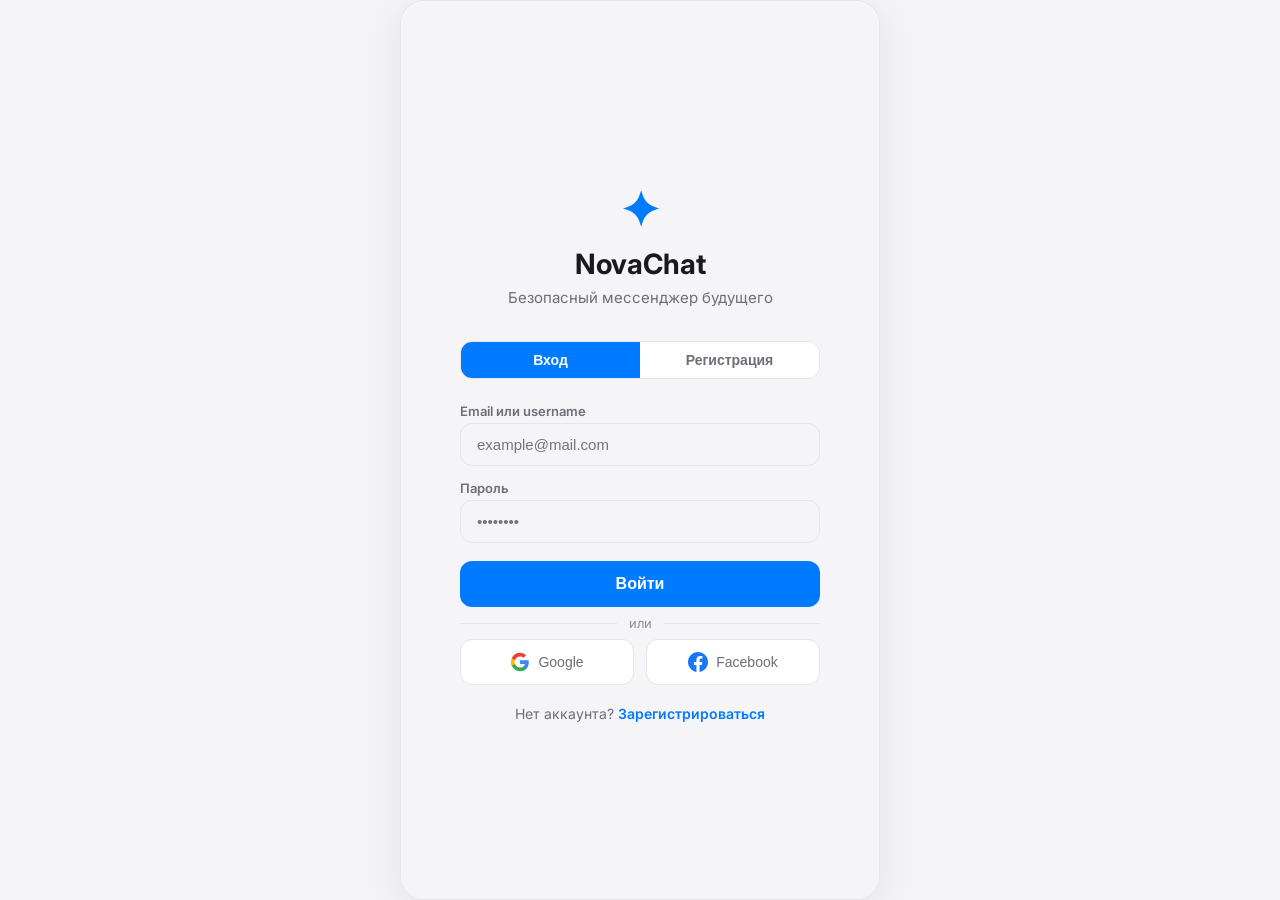
<file: frontend/login.html>
<!DOCTYPE html>
<html lang="ru">
<head>
    <meta charset="UTF-8">
    <meta name="viewport" content="width=device-width, initial-scale=1.0, maximum-scale=1.0, user-scalable=no">
    <title>NovaChat — Вход</title>
    <link rel="stylesheet" href="style.css">
    <link href="https://fonts.googleapis.com/css2?family=Inter:opsz,wght@14..32,400;14..32,500;14..32,600;14..32,700&display=swap" rel="stylesheet">
    <style>
        .auth-container {
            flex: 1;
            display: flex;
            flex-direction: column;
            justify-content: center;
            align-items: center;
            padding: 40px 28px;
            background: var(--bg-secondary);
            min-height: 100vh;
        }

        .auth-logo {
            font-size: 48px;
            font-weight: 700;
            color: var(--accent);
            margin-bottom: 8px;
        }

        .auth-title {
            font-size: 28px;
            font-weight: 700;
            color: var(--text-primary);
            margin-bottom: 6px;
        }

        .auth-subtitle {
            font-size: 15px;
            color: var(--text-secondary);
            text-align: center;
            max-width: 320px;
            margin-bottom: 32px;
            line-height: 1.5;
        }

        .auth-form {
            width: 100%;
            max-width: 360px;
            display: flex;
            flex-direction: column;
            gap: 14px;
        }

        .auth-form .field {
            display: flex;
            flex-direction: column;
            gap: 4px;
        }

        .auth-form .field label {
            font-size: 13px;
            font-weight: 600;
            color: var(--text-secondary);
        }

        .auth-form .field input {
            padding: 12px 16px;
            background: var(--bg-input);
            border: 1.5px solid var(--border);
            border-radius: var(--radius-md);
            color: var(--text-primary);
            font-size: 15px;
            outline: none;
            transition: all var(--duration) var(--ease);
            width: 100%;
        }

        .auth-form .field input:focus {
            border-color: var(--accent);
            box-shadow: 0 0 0 4px var(--accent-light);
        }

        .auth-form .field .error {
            font-size: 12px;
            color: var(--busy);
            margin-top: 2px;
        }

        .btn-primary {
            padding: 14px;
            background: var(--accent);
            color: white;
            border: none;
            border-radius: var(--radius-md);
            font-size: 16px;
            font-weight: 600;
            cursor: pointer;
            transition: all var(--duration) var(--ease);
            margin-top: 4px;
        }

        .btn-primary:hover {
            transform: translateY(-2px);
            box-shadow: 0 8px 24px var(--accent-glow);
        }

        .btn-primary:active {
            transform: scale(0.98);
        }

        .btn-primary:disabled {
            opacity: 0.5;
            cursor: not-allowed;
            transform: none;
        }

        .auth-divider {
            display: flex;
            align-items: center;
            gap: 12px;
            margin: 8px 0;
            color: var(--text-tertiary);
            font-size: 13px;
            max-width: 360px;
            width: 100%;
        }

        .auth-divider::before,
        .auth-divider::after {
            content: '';
            flex: 1;
            height: 1px;
            background: var(--border);
        }

        .social-buttons {
            display: flex;
            gap: 12px;
            max-width: 360px;
            width: 100%;
        }

        .social-btn {
            flex: 1;
            padding: 12px;
            border: 1.5px solid var(--border);
            border-radius: var(--radius-md);
            background: var(--bg-primary);
            color: var(--text-secondary);
            font-size: 14px;
            font-weight: 500;
            cursor: pointer;
            transition: all var(--duration) var(--ease);
            display: flex;
            align-items: center;
            justify-content: center;
            gap: 8px;
        }

        .social-btn:hover {
            border-color: var(--accent);
            background: var(--bg-hover);
        }

        .auth-footer {
            margin-top: 20px;
            font-size: 14px;
            color: var(--text-secondary);
        }

        .auth-footer a {
            color: var(--accent);
            text-decoration: none;
            font-weight: 600;
            cursor: pointer;
        }

        .auth-footer a:hover {
            text-decoration: underline;
        }

        /* Переключение между входом и регистрацией */
        .auth-toggle {
            display: flex;
            gap: 0;
            margin-bottom: 24px;
            border-radius: var(--radius-md);
            overflow: hidden;
            border: 1.5px solid var(--border);
            max-width: 360px;
            width: 100%;
        }

        .auth-toggle button {
            flex: 1;
            padding: 10px;
            border: none;
            background: var(--bg-primary);
            color: var(--text-secondary);
            font-size: 14px;
            font-weight: 600;
            cursor: pointer;
            transition: all var(--duration) var(--ease);
        }

        .auth-toggle button.active {
            background: var(--accent);
            color: white;
        }

        .auth-toggle button:not(.active):hover {
            background: var(--bg-hover);
        }

        .hidden {
            display: none !important;
        }

        .toast-container {
            position: fixed;
            bottom: 24px;
            left: 50%;
            transform: translateX(-50%);
            z-index: 1000;
            pointer-events: none;
        }

        .toast {
            background: var(--bg-elevated);
            backdrop-filter: blur(20px);
            border: 1px solid var(--border);
            padding: 12px 20px;
            border-radius: var(--radius-md);
            color: var(--text-primary);
            font-size: 13px;
            font-weight: 500;
            box-shadow: var(--shadow-lg);
            display: flex;
            align-items: center;
            gap: 10px;
            opacity: 0;
            transform: translateY(16px) scale(0.96);
            transition: all 0.3s var(--ease-spring);
            pointer-events: auto;
        }

        .toast.show {
            opacity: 1;
            transform: translateY(0) scale(1);
        }

        .toast.success { border-left: 3px solid var(--online); }
        .toast.error { border-left: 3px solid var(--busy); }
        .toast.info { border-left: 3px solid var(--accent); }

        .app-container {
            max-width: 480px;
            width: 100%;
            min-height: 100vh;
            background: var(--bg-primary);
            display: flex;
            flex-direction: column;
            margin: 0 auto;
            border: 1px solid var(--border);
            box-shadow: var(--shadow-lg);
        }

        body {
            padding: 0;
            background: var(--bg);
            display: flex;
            justify-content: center;
            min-height: 100vh;
        }

        @media (max-width: 640px) {
            .app-container {
                border: none;
                box-shadow: none;
            }
        }
    </style>
</head>
<body>
<div class="app-container">
    <div class="auth-container" id="authContainer">
        <div class="auth-logo">✦</div>
        <div class="auth-title">NovaChat</div>
        <div class="auth-subtitle">Безопасный мессенджер будущего</div>

        <!-- Toggle: Вход / Регистрация -->
        <div class="auth-toggle" id="authToggle">
            <button class="active" data-mode="login">Вход</button>
            <button data-mode="register">Регистрация</button>
        </div>

        <!-- Форма входа -->
        <form class="auth-form" id="loginForm">
            <div class="field">
                <label>Email или username</label>
                <input type="text" id="loginEmail" placeholder="example@mail.com" required>
            </div>
            <div class="field">
                <label>Пароль</label>
                <input type="password" id="loginPassword" placeholder="••••••••" required>
            </div>
            <button class="btn-primary" type="submit">Войти</button>
        </form>

        <!-- Форма регистрации -->
        <form class="auth-form hidden" id="registerForm">
            <div class="field">
                <label>Имя пользователя</label>
                <input type="text" id="regUsername" placeholder="username" required minlength="3" maxlength="30">
            </div>
            <div class="field">
                <label>Email</label>
                <input type="email" id="regEmail" placeholder="example@mail.com" required>
            </div>
            <div class="field">
                <label>Пароль</label>
                <input type="password" id="regPassword" placeholder="••••••••" required minlength="6">
                <div class="error" id="regError"></div>
            </div>
            <button class="btn-primary" type="submit">Создать аккаунт</button>
        </form>

        <!-- Разделитель -->
        <div class="auth-divider">или</div>

        <!-- Социальные кнопки -->
        <div class="social-buttons">
            <button class="social-btn" id="googleBtn">
                <svg width="20" height="20" viewBox="0 0 24 24"><path d="M22.56 12.25c0-.78-.07-1.53-.2-2.25H12v4.26h5.92a5.06 5.06 0 0 1-2.2 3.32v2.77h3.57c2.08-1.92 3.28-4.74 3.28-8.1z" fill="#4285F4"/><path d="M12 23c2.97 0 5.46-.98 7.28-2.66l-3.57-2.77c-.98.66-2.23 1.06-3.71 1.06-2.86 0-5.29-1.93-6.16-4.53H2.18v2.84C3.99 20.53 7.7 23 12 23z" fill="#34A853"/><path d="M5.84 14.09c-.22-.66-.35-1.36-.35-2.09s.13-1.43.35-2.09V7.07H2.18C1.43 8.55 1 10.22 1 12s.43 3.45 1.18 4.93l2.85-2.22.81-.62z" fill="#FBBC05"/><path d="M12 5.38c1.62 0 3.06.56 4.21 1.64l3.15-3.15C17.45 2.09 14.97 1 12 1 7.7 1 3.99 3.47 2.18 7.07l3.66 2.84c.87-2.6 3.3-4.53 6.16-4.53z" fill="#EA4335"/></svg>
                Google
            </button>
            <button class="social-btn" id="facebookBtn">
                <svg width="20" height="20" viewBox="0 0 24 24" fill="#1877F2"><path d="M24 12.073c0-6.627-5.373-12-12-12s-12 5.373-12 12c0 5.99 4.388 10.954 10.125 11.854v-8.385H7.078v-3.47h3.047V9.43c0-3.007 1.792-4.669 4.533-4.669 1.312 0 2.686.235 2.686.235v2.953H15.83c-1.491 0-1.956.925-1.956 1.874v2.25h3.328l-.532 3.47h-2.796v8.385C19.612 23.027 24 18.062 24 12.073z"/></svg>
                Facebook
            </button>
        </div>

        <div class="auth-footer" id="authFooter">
            Нет аккаунта? <a id="switchToRegister">Зарегистрироваться</a>
        </div>
    </div>
</div>

<div class="toast-container" id="toastContainer">
    <div class="toast" id="toast"><span id="toastMessage">Готово</span></div>
</div>

<script>
(function() {
    'use strict';

    const API_BASE = window.location.protocol === 'file:' ? 'http://localhost:8000' : window.location.origin;

    // ===== DOM =====
    const loginForm = document.getElementById('loginForm');
    const registerForm = document.getElementById('registerForm');
    const loginEmail = document.getElementById('loginEmail');
    const loginPassword = document.getElementById('loginPassword');
    const regUsername = document.getElementById('regUsername');
    const regEmail = document.getElementById('regEmail');
    const regPassword = document.getElementById('regPassword');
    const regError = document.getElementById('regError');
    const toast = document.getElementById('toast');
    const toastMessage = document.getElementById('toastMessage');
    const authToggle = document.getElementById('authToggle');
    const switchToRegister = document.getElementById('switchToRegister');
    const authFooter = document.getElementById('authFooter');

    let currentMode = 'login';

    function showToast(msg, type = 'info', duration = 3000) {
        toast.className = 'toast ' + type;
        toastMessage.textContent = msg;
        clearTimeout(toast._timer);
        void toast.offsetWidth;
        toast.classList.add('show');
        toast._timer = setTimeout(() => toast.classList.remove('show'), duration);
    }

    function setMode(mode) {
        currentMode = mode;
        const buttons = authToggle.querySelectorAll('button');
        buttons.forEach(btn => {
            btn.classList.toggle('active', btn.dataset.mode === mode);
        });
        loginForm.classList.toggle('hidden', mode === 'register');
        registerForm.classList.toggle('hidden', mode === 'login');
        authFooter.innerHTML = mode === 'login'
            ? 'Нет аккаунта? <a id="switchToRegister">Зарегистрироваться</a>'
            : 'Уже есть аккаунт? <a id="switchToLogin">Войти</a>';
        
        const switchReg = document.getElementById('switchToRegister');
        const switchLogin = document.getElementById('switchToLogin');
        if (switchReg) switchReg.addEventListener('click', (e) => { e.preventDefault(); setMode('register'); });
        if (switchLogin) switchLogin.addEventListener('click', (e) => { e.preventDefault(); setMode('login'); });
    }

    authToggle.addEventListener('click', (e) => {
        const btn = e.target.closest('button');
        if (btn && btn.dataset.mode) setMode(btn.dataset.mode);
    });

    setMode('login');

    // ===== API =====
    async function apiFetch(endpoint, options = {}) {
        const url = `${API_BASE}/api${endpoint}`;
        const res = await fetch(url, {
            ...options,
            headers: { 'Content-Type': 'application/json', ...(options.headers || {}) }
        });
        if (!res.ok) {
            let msg = `Ошибка ${res.status}`;
            try { const err = await res.json(); msg = err.detail || msg; } catch {}
            throw new Error(msg);
        }
        return res.json();
    }

    // ===== LOGIN =====
    loginForm.addEventListener('submit', async (e) => {
        e.preventDefault();
        const email = loginEmail.value.trim();
        const password = loginPassword.value.trim();
        if (!email || !password) {
            showToast('Заполните все поля', 'error');
            return;
        }
        try {
            const result = await apiFetch('/auth/login', {
                method: 'POST',
                body: JSON.stringify({ username: email, password })
            });
            localStorage.setItem('nova-user-id', result.user_id);
            localStorage.setItem('nova-token', result.token);
            showToast('✅ Успешный вход!', 'success', 2000);
            setTimeout(() => {
                window.location.href = '/chat';
            }, 1500);
        } catch (err) {
            showToast('❌ ' + err.message, 'error');
        }
    });

    // ===== REGISTER =====
    registerForm.addEventListener('submit', async (e) => {
        e.preventDefault();
        const username = regUsername.value.trim();
        const email = regEmail.value.trim();
        const password = regPassword.value.trim();

        if (!username || !email || !password) {
            regError.textContent = 'Заполните все поля';
            return;
        }
        if (username.length < 3) {
            regError.textContent = 'Username минимум 3 символа';
            return;
        }
        if (password.length < 6) {
            regError.textContent = 'Пароль минимум 6 символов';
            return;
        }

        regError.textContent = '';
        const btn = registerForm.querySelector('.btn-primary');
        btn.disabled = true;
        btn.textContent = '⏳ Создание...';

        try {
            const result = await apiFetch('/auth/register', {
                method: 'POST',
                body: JSON.stringify({ username, email, password, full_name: username })
            });
            showToast('✅ Аккаунт создан! Войдите', 'success', 3000);
            setMode('login');
            loginEmail.value = email;
            loginPassword.value = password;
            // Автоматический вход после регистрации
            try {
                const loginResult = await apiFetch('/auth/login', {
                    method: 'POST',
                    body: JSON.stringify({ username: email, password })
                });
                localStorage.setItem('nova-user-id', loginResult.user_id);
                localStorage.setItem('nova-token', loginResult.token);
                showToast('✅ Вход выполнен!', 'success', 1500);
                setTimeout(() => {
                    window.location.href = '/chat';
                }, 1000);
            } catch (loginErr) {
                showToast('✅ Аккаунт создан! Войдите вручную', 'success', 3000);
            }
        } catch (err) {
            regError.textContent = err.message;
            showToast('❌ ' + err.message, 'error');
        } finally {
            btn.disabled = false;
            btn.textContent = 'Создать аккаунт';
        }
    });

    // ===== SOCIAL (заглушки) =====
    document.getElementById('googleBtn').addEventListener('click', () => {
        showToast('🔜 Вход через Google будет доступен позже', 'info', 3000);
    });

    document.getElementById('facebookBtn').addEventListener('click', () => {
        showToast('🔜 Вход через Facebook будет доступен позже', 'info', 3000);
    });

    // Проверяем, есть ли уже сессия
    const userId = localStorage.getItem('nova-user-id');
    if (userId) {
        fetch(`${API_BASE}/api/profile/${userId}`)
            .then(res => {
                if (res.ok) window.location.href = '/chat';
            })
            .catch(() => {});
    }

})();
</script>
</body>
</html>
</file>
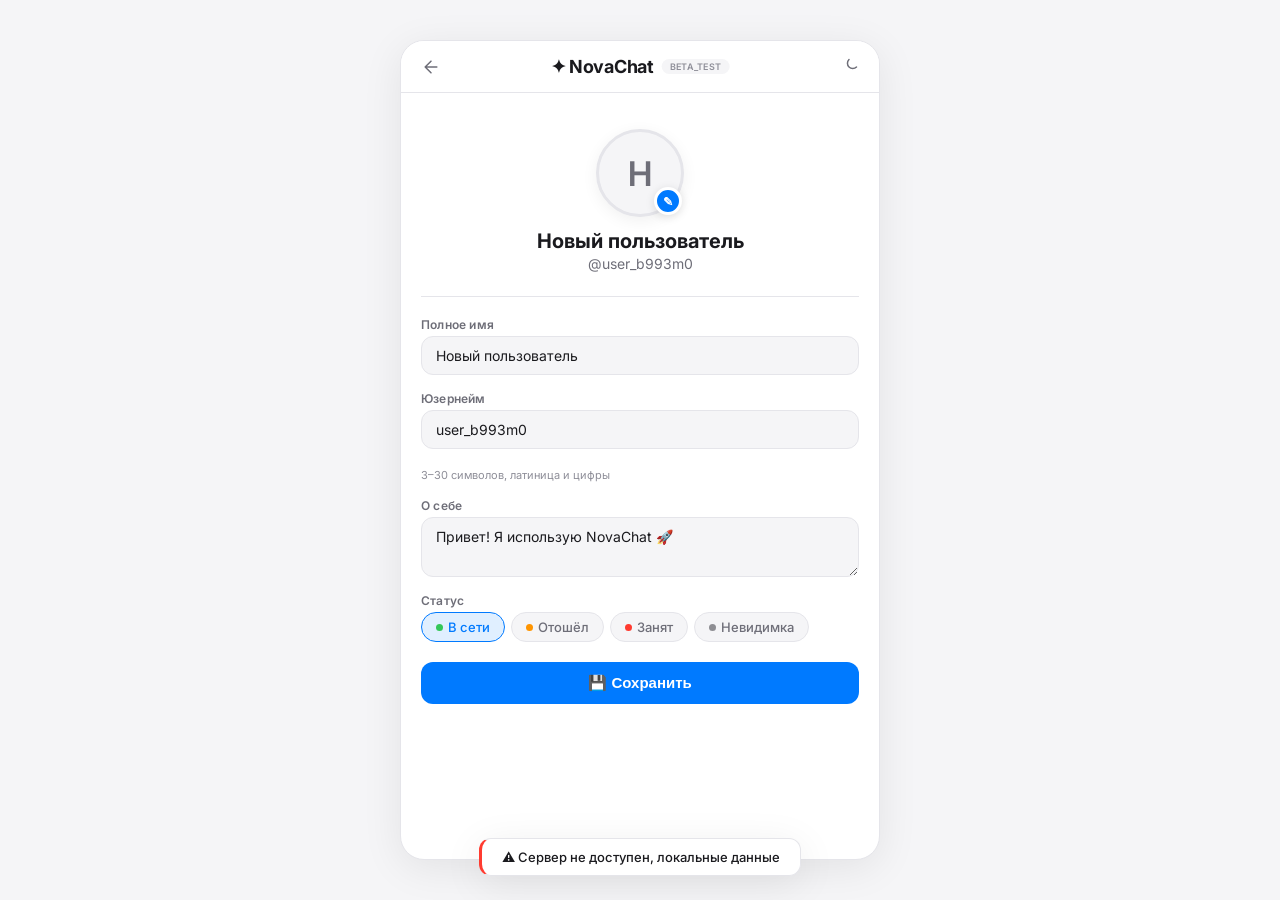
<file: frontend/profile.html>
<!DOCTYPE html>
<html lang="ru">
<head>
    <meta charset="UTF-8">
    <meta name="viewport" content="width=device-width, initial-scale=1.0, maximum-scale=1.0, user-scalable=no">
    <title>Профиль — NovaChat</title>
    <link rel="stylesheet" href="style.css">
    <link href="https://fonts.googleapis.com/css2?family=Inter:opsz,wght@14..32,400;14..32,500;14..32,600;14..32,700&display=swap" rel="stylesheet">
    <style>
        .profile-container { flex: 1; overflow-y: auto; padding: 20px; }
        .profile-back {
            display: inline-flex; align-items: center; gap: 6px;
            color: var(--text-secondary); font-size: 13px; font-weight: 500;
            cursor: pointer; padding: 6px 10px; border-radius: var(--radius-sm);
            transition: all var(--duration) var(--ease);
            border: none; background: none; margin-bottom: 12px;
        }
        .profile-back:hover { background: var(--bg-hover); color: var(--text-primary); }
        .profile-avatar-section {
            display: flex; flex-direction: column; align-items: center;
            padding: 16px 0 24px; border-bottom: 1px solid var(--border);
            margin-bottom: 20px;
        }
        .profile-avatar-wrapper { position: relative; cursor: pointer; }
        .profile-avatar {
            width: 88px; height: 88px; border-radius: 50%;
            background: var(--bg-secondary);
            display: flex; align-items: center; justify-content: center;
            font-size: 34px; font-weight: 600; color: var(--text-secondary);
            transition: all var(--duration) var(--ease);
            box-shadow: 0 4px 16px rgba(0,0,0,0.06);
            background-size: cover; background-position: center;
            border: 3px solid var(--border); overflow: hidden;
        }
        .profile-avatar:hover { transform: scale(1.02); }
        .profile-avatar-overlay {
            position: absolute; bottom: 2px; right: 2px;
            background: var(--accent); color: white;
            width: 28px; height: 28px; border-radius: 50%;
            display: flex; align-items: center; justify-content: center;
            font-size: 12px; font-weight: 600;
            border: 3px solid var(--bg-primary);
            box-shadow: 0 2px 10px rgba(0,0,0,0.12);
            cursor: pointer;
        }
        .profile-avatar-overlay:hover { transform: scale(1.08); }
        .profile-avatar-input { display: none; }
        .profile-name { font-size: 20px; font-weight: 700; margin-top: 12px; color: var(--text-primary); }
        .profile-username { font-size: 14px; color: var(--text-secondary); margin-top: 2px; }
        .profile-fields { display: flex; flex-direction: column; gap: 16px; }
        .profile-field { display: flex; flex-direction: column; gap: 4px; }
        .profile-field label { font-size: 12px; font-weight: 600; color: var(--text-secondary); letter-spacing: 0.2px; }
        .profile-field input, .profile-field textarea {
            padding: 10px 14px; background: var(--bg-input);
            border: 1.5px solid var(--border); border-radius: var(--radius-md);
            color: var(--text-primary); font-size: 14px; outline: none;
            transition: all var(--duration) var(--ease);
            font-family: var(--font); width: 100%;
        }
        .profile-field input:focus, .profile-field textarea:focus {
            border-color: var(--accent); box-shadow: 0 0 0 4px var(--accent-light);
        }
        .profile-field textarea { resize: vertical; min-height: 60px; }
        .profile-field .hint { font-size: 11px; color: var(--text-tertiary); margin-top: 2px; }
        .status-grid { display: flex; gap: 6px; flex-wrap: wrap; }
        .status-chip {
            padding: 6px 14px; border-radius: var(--radius-full);
            border: 1.5px solid var(--border); background: var(--bg-secondary);
            color: var(--text-secondary); cursor: pointer;
            transition: all var(--duration) var(--ease);
            font-size: 13px; font-weight: 500;
            display: flex; align-items: center; gap: 5px;
        }
        .status-chip:hover { border-color: var(--accent); color: var(--text-primary); }
        .status-chip.active { border-color: var(--accent); background: var(--accent-light); color: var(--accent); }
        .status-chip .dot { width: 7px; height: 7px; border-radius: 50%; display: inline-block; }
        .username-status { font-size: 12px; padding: 3px 12px; border-radius: var(--radius-full); display: inline-block; margin-top: 3px; }
        .username-status.success { color: var(--online); background: rgba(52,199,89,0.12); }
        .username-status.error { color: var(--busy); background: rgba(255,59,48,0.12); }
        .username-status.loading { color: var(--text-tertiary); background: var(--bg-secondary); }
        .btn-save {
            width: 100%; padding: 12px;
            background: var(--accent); color: white;
            border: none; border-radius: var(--radius-md);
            font-size: 15px; font-weight: 600;
            cursor: pointer; transition: all var(--duration) var(--ease);
            margin-top: 4px;
        }
        .btn-save:hover { transform: translateY(-2px); box-shadow: 0 6px 20px var(--accent-light); }
        .btn-save:active { transform: scale(0.98); }
        .btn-save:disabled { opacity: 0.5; cursor: not-allowed; transform: none; }
        .loading-spinner { text-align: center; padding: 30px; color: var(--text-secondary); }
        .loading-spinner .spinner {
            width: 32px; height: 32px;
            border: 3px solid var(--border); border-top-color: var(--accent);
            border-radius: 50%; animation: spin 0.8s linear infinite;
            margin: 0 auto 10px;
        }
        @keyframes spin { to { transform: rotate(360deg); } }
    </style>
</head>
<body>
<div class="app-container">
    <header class="header">
        <div class="header-left">
            <button class="icon-btn" id="backToChats">
                <svg viewBox="0 0 24 24"><path d="M19 12H5M12 19l-7-7 7-7"/></svg>
            </button>
        </div>
        <div class="header-center">
            <span class="logo">✦ NovaChat</span>
            <span class="version">BETA_TEST</span>
        </div>
        <div class="header-right">
            <button class="icon-btn theme-toggle" id="themeToggle">
                <svg viewBox="0 0 24 24" id="themeIcon"><path d="M12 3a6 6 0 0 0 9 9 6 6 0 1 1-9-9"/></svg>
            </button>
        </div>
    </header>

    <div class="profile-container">
        <div class="profile-avatar-section">
            <div class="profile-avatar-wrapper">
                <div class="profile-avatar" id="profileAvatar"><span id="avatarText">👤</span></div>
                <div class="profile-avatar-overlay" onclick="document.getElementById('avatarInput').click()">✎</div>
                <input type="file" id="avatarInput" class="profile-avatar-input" accept="image/*">
            </div>
            <div class="profile-name" id="profileDisplayName">Загрузка...</div>
            <div class="profile-username" id="profileUsername">@username</div>
        </div>
        <div class="profile-fields" id="profileFields">
            <div class="loading-spinner"><div class="spinner"></div><div>Загрузка профиля...</div></div>
        </div>
    </div>
</div>

<div class="toast-container"><div class="toast" id="toast"><span id="toastMessage">Готово</span></div></div>

<script>
(function() {
    'use strict';

    function getApiBase() {
        if (window.location.protocol === 'file:') return 'http://localhost:8000';
        const host = window.location.hostname;
        if (host === 'localhost' || host === '127.0.0.1' || host === '') return 'http://localhost:8000';
        return `http://${host}:8000`;
    }
    window.API_BASE = getApiBase();
    console.log('[Profile] API:', window.API_BASE);

    const userId = localStorage.getItem('nova-user-id') || 'user_' + Math.random().toString(36).substr(2, 8);
    localStorage.setItem('nova-user-id', userId);

    let profileData = {}, tempData = {};
    let isDark = localStorage.getItem('nova-theme') === 'dark';
    let isSaving = false;

    const $ = (s) => document.querySelector(s);
    const dom = {
        themeToggle: $('#themeToggle'), themeIcon: $('#themeIcon'),
        profileFields: $('#profileFields'), profileAvatar: $('#profileAvatar'),
        avatarText: $('#avatarText'), avatarInput: $('#avatarInput'),
        profileDisplayName: $('#profileDisplayName'), profileUsername: $('#profileUsername'),
        backToChats: $('#backToChats'), toast: $('#toast'), toastMessage: $('#toastMessage')
    };

    function setTheme(dark) {
        isDark = dark;
        document.documentElement.setAttribute('data-theme', dark ? 'dark' : '');
        dom.themeIcon.innerHTML = dark
            ? '<path d="M21 12.79A9 9 0 1 1 11.21 3 7 7 0 0 0 21 12.79z"/>'
            : '<path d="M12 3a6 6 0 0 0 9 9 6 6 0 1 1-9-9"/>';
        localStorage.setItem('nova-theme', dark ? 'dark' : 'light');
    }
    setTheme(isDark);
    dom.themeToggle.addEventListener('click', () => setTheme(!isDark));

    let toastTimer;
    function showToast(msg, type = 'info', duration = 2500) {
        dom.toast.className = 'toast ' + type;
        dom.toastMessage.textContent = msg;
        clearTimeout(toastTimer);
        void dom.toast.offsetWidth;
        dom.toast.classList.add('show');
        toastTimer = setTimeout(() => dom.toast.classList.remove('show'), duration);
    }

    async function apiFetch(endpoint, options = {}) {
        const url = `${window.API_BASE}/api${endpoint}`;
        const res = await fetch(url, {
            ...options,
            headers: { 'Content-Type': 'application/json', ...(options.headers || {}) }
        });
        if (!res.ok) {
            let msg = `HTTP ${res.status}`;
            try { const err = await res.json(); msg = err.detail || msg; } catch {}
            throw new Error(msg);
        }
        return res.json();
    }

    async function loadProfile() {
        try {
            const data = await apiFetch(`/profile/${userId}`);
            profileData = data;
            tempData = { ...data };
            renderProfile();
        } catch {
            const def = {
                id: userId, username: 'user_' + userId.slice(-6),
                full_name: 'Новый пользователь', bio: 'Привет! Я использую NovaChat 🚀',
                status: 'online', avatar: null
            };
            profileData = def; tempData = { ...def };
            renderProfile();
            showToast('⚠️ Сервер не доступен, локальные данные', 'error', 3000);
        }
    }

    async function saveProfile() {
        if (isSaving) return;
        try {
            const update = {};
            if (tempData.full_name !== profileData.full_name) update.full_name = tempData.full_name;
            if (tempData.username !== profileData.username) update.username = tempData.username;
            if (tempData.bio !== profileData.bio) update.bio = tempData.bio;
            if (tempData.status !== profileData.status) update.status = tempData.status;
            if (tempData.avatar !== profileData.avatar) update.avatar = tempData.avatar;

            if (Object.keys(update).length === 0) {
                showToast('Нет изменений', 'info');
                return;
            }

            isSaving = true;
            const btn = document.querySelector('.btn-save');
            if (btn) { btn.disabled = true; btn.textContent = '⏳ Сохранение...'; }

            await apiFetch(`/profile/${userId}`, { method: 'PUT', body: JSON.stringify(update) });
            profileData = { ...tempData };
            showToast('✅ Профиль обновлён!', 'success');
            renderProfile();
        } catch (err) {
            showToast('❌ ' + err.message, 'error', 3500);
        } finally {
            isSaving = false;
            const btn = document.querySelector('.btn-save');
            if (btn) { btn.disabled = false; btn.textContent = '💾 Сохранить'; }
        }
    }

    async function checkUsername(username) {
        if (!username || username.length < 3) return null;
        try {
            const res = await apiFetch('/profile/check-username', {
                method: 'POST', body: JSON.stringify({ username })
            });
            return res.available;
        } catch { return null; }
    }

    function renderProfile() {
        const data = tempData || profileData;
        const displayName = data.full_name || data.username || 'Пользователь';
        const initial = displayName.charAt(0).toUpperCase();

        dom.profileDisplayName.textContent = displayName;
        dom.profileUsername.textContent = '@' + (data.username || 'username');

        if (data.avatar && data.avatar.startsWith('data:image')) {
            dom.avatarText.textContent = '';
            dom.profileAvatar.style.backgroundImage = `url(${data.avatar})`;
            dom.profileAvatar.style.backgroundSize = 'cover';
            dom.profileAvatar.style.backgroundPosition = 'center';
        } else {
            dom.avatarText.textContent = initial;
            dom.profileAvatar.style.backgroundImage = 'none';
            dom.profileAvatar.style.background = 'var(--bg-secondary)';
        }

        dom.profileFields.innerHTML = `
            <div class="profile-field">
                <label>Полное имя</label>
                <input type="text" id="editFullName" value="${data.full_name || ''}" placeholder="Введите полное имя">
            </div>
            <div class="profile-field">
                <label>Юзернейм</label>
                <input type="text" id="editUsername" value="${data.username || ''}" placeholder="@username" maxlength="30">
                <div id="usernameStatus" class="username-status"></div>
                <div class="hint">3–30 символов, латиница и цифры</div>
            </div>
            <div class="profile-field">
                <label>О себе</label>
                <textarea id="editBio" rows="2" placeholder="Расскажите о себе...">${data.bio || ''}</textarea>
            </div>
            <div class="profile-field">
                <label>Статус</label>
                <div class="status-grid" id="statusGrid">
                    ${[
                        { value: 'online', label: 'В сети', dot: '#34c759' },
                        { value: 'away', label: 'Отошёл', dot: '#ff9500' },
                        { value: 'busy', label: 'Занят', dot: '#ff3b30' },
                        { value: 'offline', label: 'Невидимка', dot: '#8e8e93' }
                    ].map(s => `
                        <span class="status-chip ${data.status === s.value ? 'active' : ''}" data-status="${s.value}">
                            <span class="dot" style="background:${s.dot}"></span> ${s.label}
                        </span>
                    `).join('')}
                </div>
            </div>
            <button class="btn-save" id="saveBtn">💾 Сохранить</button>
        `;

        document.getElementById('saveBtn').addEventListener('click', saveProfile);

        document.getElementById('editFullName').addEventListener('input', (e) => {
            tempData.full_name = e.target.value;
            dom.profileDisplayName.textContent = e.target.value || tempData.username || 'Пользователь';
        });

        const usernameInput = document.getElementById('editUsername');
        const usernameStatus = document.getElementById('usernameStatus');
        let checkTimeout;

        usernameInput.addEventListener('input', (e) => {
            const val = e.target.value.trim().toLowerCase().replace(/[^a-z0-9_]/g, '');
            if (e.target.value !== val) e.target.value = val;
            tempData.username = val;
            clearTimeout(checkTimeout);

            if (val.length < 3) {
                usernameStatus.textContent = '⏳ Минимум 3 символа';
                usernameStatus.className = 'username-status loading';
                return;
            }
            if (val === profileData.username) {
                usernameStatus.textContent = '✅ Текущий';
                usernameStatus.className = 'username-status success';
                return;
            }

            usernameStatus.textContent = '⏳ Проверка...';
            usernameStatus.className = 'username-status loading';

            checkTimeout = setTimeout(async () => {
                const available = await checkUsername(val);
                if (available === true) {
                    usernameStatus.textContent = '✅ Доступен!';
                    usernameStatus.className = 'username-status success';
                } else if (available === false) {
                    usernameStatus.textContent = '❌ Занят';
                    usernameStatus.className = 'username-status error';
                } else {
                    usernameStatus.textContent = '⚠️ Ошибка проверки';
                    usernameStatus.className = 'username-status loading';
                }
            }, 500);
        });

        document.getElementById('editBio').addEventListener('input', (e) => {
            tempData.bio = e.target.value;
        });

        document.querySelectorAll('.status-chip').forEach(el => {
            el.addEventListener('click', function() {
                document.querySelectorAll('.status-chip').forEach(c => c.classList.remove('active'));
                this.classList.add('active');
                tempData.status = this.dataset.status;
            });
        });
    }

    dom.avatarInput.addEventListener('change', function(e) {
        const file = this.files[0];
        if (!file) return;
        if (file.size > 2 * 1024 * 1024) {
            showToast('❌ Файл > 2MB', 'error');
            this.value = '';
            return;
        }
        const reader = new FileReader();
        reader.onload = function(event) {
            tempData.avatar = event.target.result;
            dom.avatarText.textContent = '';
            dom.profileAvatar.style.backgroundImage = `url(${tempData.avatar})`;
            dom.profileAvatar.style.backgroundSize = 'cover';
            dom.profileAvatar.style.backgroundPosition = 'center';
            showToast('📸 Аватар загружен, сохраните', 'success');
        };
        reader.readAsDataURL(file);
    });

    dom.backToChats.addEventListener('click', () => window.location.href = 'index.html');

    loadProfile();
})();
</script>
</body>
</html>
</file>
<file: frontend/style.css>
:root{--bg:#f5f5f7;--bg-primary:#ffffff;--bg-secondary:#f5f5f7;--bg-elevated:#ffffff;--bg-input:#f5f5f7;--bg-hover:#f0f0f2;--bg-active:rgba(0,122,255,0.08);--text-primary:#1a1a1e;--text-secondary:#6e6e78;--text-tertiary:#8e8e98;--text-inverse:#ffffff;--accent:#007aff;--accent-hover:#0066d9;--accent-light:rgba(0,122,255,0.12);--online:#34c759;--away:#ff9500;--busy:#ff3b30;--offline:#8e8e93;--border:#e5e5ea;--border-light:#f0f0f2;--shadow-sm:0 1px 3px rgba(0,0,0,0.04);--shadow-md:0 4px 16px rgba(0,0,0,0.06);--shadow-lg:0 8px 40px rgba(0,0,0,0.08);--radius-sm:8px;--radius-md:12px;--radius-lg:16px;--radius-xl:24px;--radius-full:9999px;--font:-apple-system,BlinkMacSystemFont,'Inter',sans-serif;--header-height:52px;--max-width:480px;--ease:cubic-bezier(0.25,0.1,0.25,1);--ease-spring:cubic-bezier(0.34,1.56,0.64,1);--duration:0.2s}
[data-theme=dark]{--bg:#000000;--bg-primary:#000000;--bg-secondary:#1c1c1e;--bg-elevated:#1c1c1e;--bg-input:#2c2c2e;--bg-hover:#2c2c2e;--bg-active:rgba(10,132,255,0.15);--text-primary:#ffffff;--text-secondary:#8e8e93;--text-tertiary:#6c6c70;--text-inverse:#000000;--accent:#0a84ff;--accent-hover:#409cff;--accent-light:rgba(10,132,255,0.2);--border:#3a3a3c;--border-light:#2c2c2e;--shadow-sm:0 1px 3px rgba(0,0,0,0.3);--shadow-md:0 4px 16px rgba(0,0,0,0.4);--shadow-lg:0 8px 40px rgba(0,0,0,0.5)}
*{margin:0;padding:0;box-sizing:border-box}html{-webkit-font-smoothing:antialiased}body{font-family:var(--font);background:var(--bg);color:var(--text-primary);display:flex;justify-content:center;align-items:center;min-height:100vh;padding:12px;transition:background var(--duration) var(--ease)}
.app-container{max-width:var(--max-width);width:100%;height:92vh;max-height:820px;background:var(--bg-primary);border-radius:var(--radius-xl);box-shadow:var(--shadow-lg);display:flex;flex-direction:column;overflow:hidden;transition:all var(--duration) var(--ease);border:1px solid var(--border);position:relative}
.header{height:var(--header-height);display:flex;align-items:center;justify-content:space-between;padding:0 12px;background:var(--bg-primary);border-bottom:1px solid var(--border);flex-shrink:0;position:relative}
.header-left{display:flex;align-items:center;gap:4px;z-index:2}
.header-center{position:absolute;left:50%;transform:translateX(-50%);display:flex;align-items:center;gap:8px}
.header-center .logo{font-size:18px;font-weight:700;color:var(--text-primary);letter-spacing:-0.3px}
.header-center .version{font-size:9px;font-weight:600;color:var(--text-tertiary);background:var(--bg-secondary);padding:2px 8px;border-radius:var(--radius-full);letter-spacing:0.3px;text-transform:uppercase}
.header-right{display:flex;align-items:center;gap:2px;z-index:2}
.icon-btn{width:36px;height:36px;border:none;border-radius:var(--radius-sm);background:transparent;color:var(--text-secondary);cursor:pointer;transition:all var(--duration) var(--ease);display:flex;align-items:center;justify-content:center;padding:6px}
.icon-btn:hover{background:var(--bg-hover);color:var(--text-primary)}
.icon-btn:active{transform:scale(0.92)}
.icon-btn svg{width:20px;height:20px;stroke:currentColor;fill:none;stroke-width:1.8;stroke-linecap:round;stroke-linejoin:round}
.icon-btn.active{background:var(--bg-active);color:var(--accent)}
.search-bar{display:flex;align-items:center;gap:8px;padding:6px 14px 10px;background:var(--bg-primary);border-bottom:1px solid var(--border)}
.search-bar .search-icon{flex-shrink:0;color:var(--text-tertiary)}
.search-bar input{flex:1;padding:8px 10px;border:none;background:transparent;color:var(--text-primary);font-size:14px;outline:none}
.search-bar input::placeholder{color:var(--text-tertiary)}
.main-area{display:flex;flex:1;overflow:hidden}
.chat-list{width:36%;background:var(--bg-secondary);border-right:1px solid var(--border);overflow-y:auto;flex-shrink:0;display:none;padding:4px 0}
.chat-list.active{display:block;width:100%;border-right:none}
.chat-list-header{display:flex;justify-content:space-between;align-items:center;padding:8px 16px 10px}
.chat-list-header span{font-size:12px;font-weight:600;color:var(--text-tertiary);text-transform:uppercase;letter-spacing:0.5px}
.chat-list-header .count{font-size:11px;font-weight:500;color:var(--text-tertiary);background:var(--bg-input);padding:2px 10px;border-radius:var(--radius-full)}
.chat-item{display:flex;align-items:center;padding:10px 16px;gap:12px;cursor:pointer;transition:all var(--duration) var(--ease);position:relative;border-radius:0}
.chat-item:hover{background:var(--bg-hover)}
.chat-item.active{background:var(--bg-active)}
.chat-item.active::before{content:'';position:absolute;left:0;top:10px;bottom:10px;width:3px;background:var(--accent);border-radius:0 var(--radius-sm) var(--radius-sm) 0}
.avatar{width:44px;height:44px;border-radius:50%;display:flex;align-items:center;justify-content:center;color:white;font-weight:600;font-size:16px;flex-shrink:0;position:relative}
.avatar .status-dot{position:absolute;bottom:1px;right:1px;width:11px;height:11px;border-radius:50%;border:2px solid var(--bg-secondary)}
.avatar .status-dot.online{background:var(--online)}
.avatar .status-dot.away{background:var(--away)}
.avatar .status-dot.busy{background:var(--busy)}
.avatar .status-dot.offline{background:var(--offline)}
.info{flex:1;min-width:0}
.info .name{font-weight:600;font-size:14px;color:var(--text-primary);margin-bottom:1px}
.info .last-msg{font-size:13px;color:var(--text-secondary);white-space:nowrap;overflow:hidden;text-overflow:ellipsis}
.meta{display:flex;flex-direction:column;align-items:flex-end;gap:3px;flex-shrink:0}
.meta .time{font-size:11px;color:var(--text-tertiary)}
.meta .unread{background:var(--accent);color:white;font-size:10px;font-weight:600;padding:1px 8px;border-radius:var(--radius-full);min-width:18px;text-align:center}
.dialog{flex:1;display:flex;flex-direction:column;background:var(--bg-primary);width:100%}
.dialog-header{display:flex;align-items:center;padding:6px 12px;gap:8px;flex-shrink:0;border-bottom:1px solid var(--border);background:var(--bg-primary);min-height:48px}
.dialog-user-info{display:flex;align-items:center;gap:10px;flex:1;cursor:pointer;padding:4px 8px;border-radius:var(--radius-sm);transition:background var(--duration) var(--ease)}
.dialog-user-info:hover{background:var(--bg-hover)}
.dialog-avatar{width:32px;height:32px;border-radius:50%;display:flex;align-items:center;justify-content:center;color:white;font-weight:600;font-size:13px;flex-shrink:0}
.dialog-name{font-weight:600;font-size:14px;color:var(--text-primary)}
.dialog-status{font-size:11px;color:var(--text-tertiary)}
.dialog-status.online{color:var(--online)}
.dialog-status.away{color:var(--away)}
.dialog-status.busy{color:var(--busy)}
.dialog-actions{display:flex;gap:2px}
.back-btn{display:none}
.messages{flex:1;padding:12px 14px;overflow-y:auto;display:flex;flex-direction:column;gap:2px;background:var(--bg-secondary);scroll-behavior:smooth}
.message-wrapper{display:flex;flex-direction:column;max-width:88%;animation:messageIn 0.2s var(--ease-spring)}
.message-wrapper.self{align-self:flex-end;align-items:flex-end}
.message-wrapper.other{align-self:flex-start;align-items:flex-start}
.message-sender{font-size:12px;font-weight:600;margin-bottom:1px;padding-left:4px;letter-spacing:0.2px}
.message-sender .sender-name{font-weight:700}
.message{padding:6px 12px;border-radius:12px;font-size:14px;line-height:1.5;word-wrap:break-word;max-width:100%}
.message.self{background:var(--accent);color:white}
.message.other{background:var(--bg-elevated);color:var(--text-primary);border:1px solid var(--border-light);box-shadow:var(--shadow-sm)}
.message-wrapper.self.single .message{border-radius:12px 12px 3px 3px}
.message-wrapper.self.first .message{border-radius:12px 12px 3px 3px}
.message-wrapper.self.middle .message{border-radius:3px 12px 12px 3px}
.message-wrapper.self.last .message{border-radius:3px 12px 12px 12px}
.message-wrapper.other.single .message{border-radius:12px 12px 3px 3px}
.message-wrapper.other.first .message{border-radius:12px 12px 3px 3px}
.message-wrapper.other.middle .message{border-radius:12px 3px 3px 12px}
.message-wrapper.other.last .message{border-radius:12px 3px 12px 12px}
.message-time{font-size:10px;color:var(--text-tertiary);margin-top:2px;padding:0 4px;opacity:0.7}
.message.self + .message-time{color:rgba(255,255,255,0.6)}
.message-wrapper.self .message-time{text-align:right}
@keyframes messageIn{from{opacity:0;transform:translateY(6px) scale(0.98)}to{opacity:1;transform:translateY(0) scale(1)}}
.date-divider{text-align:center;font-size:11px;font-weight:500;color:var(--text-tertiary);padding:10px 0 8px;position:relative}
.date-divider::before,.date-divider::after{content:'';position:absolute;top:50%;width:28%;height:1px;background:var(--border)}
.date-divider::before{left:0}
.date-divider::after{right:0}
.input-area{display:flex;padding:6px 12px 10px;gap:6px;flex-shrink:0;align-items:center;background:var(--bg-primary);border-top:1px solid var(--border)}
.input-area .input-wrapper{flex:1;display:flex;align-items:center;background:var(--bg-input);border-radius:var(--radius-md);padding:0 4px;border:1.5px solid transparent;transition:all var(--duration) var(--ease)}
.input-area .input-wrapper:focus-within{border-color:var(--accent);box-shadow:0 0 0 4px var(--accent-light)}
.input-area input{flex:1;padding:8px 10px;background:transparent;border:none;color:var(--text-primary);font-size:14px;outline:none;font-family:var(--font)}
.input-area input::placeholder{color:var(--text-tertiary)}
.send-btn{width:36px;height:36px;border-radius:50%;border:none;background:var(--accent);color:white;cursor:pointer;transition:all var(--duration) var(--ease-spring);display:flex;align-items:center;justify-content:center;flex-shrink:0}
.send-btn:hover{transform:scale(1.04)}
.send-btn:active{transform:scale(0.92)}
.send-btn svg{width:18px;height:18px;stroke:currentColor;fill:none;stroke-width:2;stroke-linecap:round;stroke-linejoin:round}
::-webkit-scrollbar{width:3px}
::-webkit-scrollbar-track{background:transparent}
::-webkit-scrollbar-thumb{background:var(--border);border-radius:var(--radius-full)}
@media(max-width:640px){body{padding:0}.app-container{height:100vh;max-height:none;border-radius:0;border:none;box-shadow:none}.chat-list{display:none;width:100%}.chat-list.active{display:block}.dialog{width:100%}.back-btn{display:flex !important}.dialog-actions .icon-btn:not(:first-child):not(:nth-child(2)){display:none}.header-center .logo{font-size:16px}}
@media(min-width:641px){.chat-list{display:block !important;width:36%}.back-btn{display:none !important}}
.toast-container{position:fixed;bottom:24px;left:50%;transform:translateX(-50%);z-index:1000;pointer-events:none}
.toast{background:var(--bg-elevated);backdrop-filter:blur(20px);-webkit-backdrop-filter:blur(20px);border:1px solid var(--border);padding:10px 20px;border-radius:var(--radius-md);color:var(--text-primary);font-size:13px;font-weight:500;box-shadow:var(--shadow-lg);display:flex;align-items:center;gap:8px;opacity:0;transform:translateY(16px) scale(0.96);transition:all 0.3s var(--ease-spring);pointer-events:auto}
.toast.show{opacity:1;transform:translateY(0) scale(1)}
.toast.success{border-left:3px solid var(--online)}
.toast.error{border-left:3px solid var(--busy)}
.toast.info{border-left:3px solid var(--accent)}
</file>
